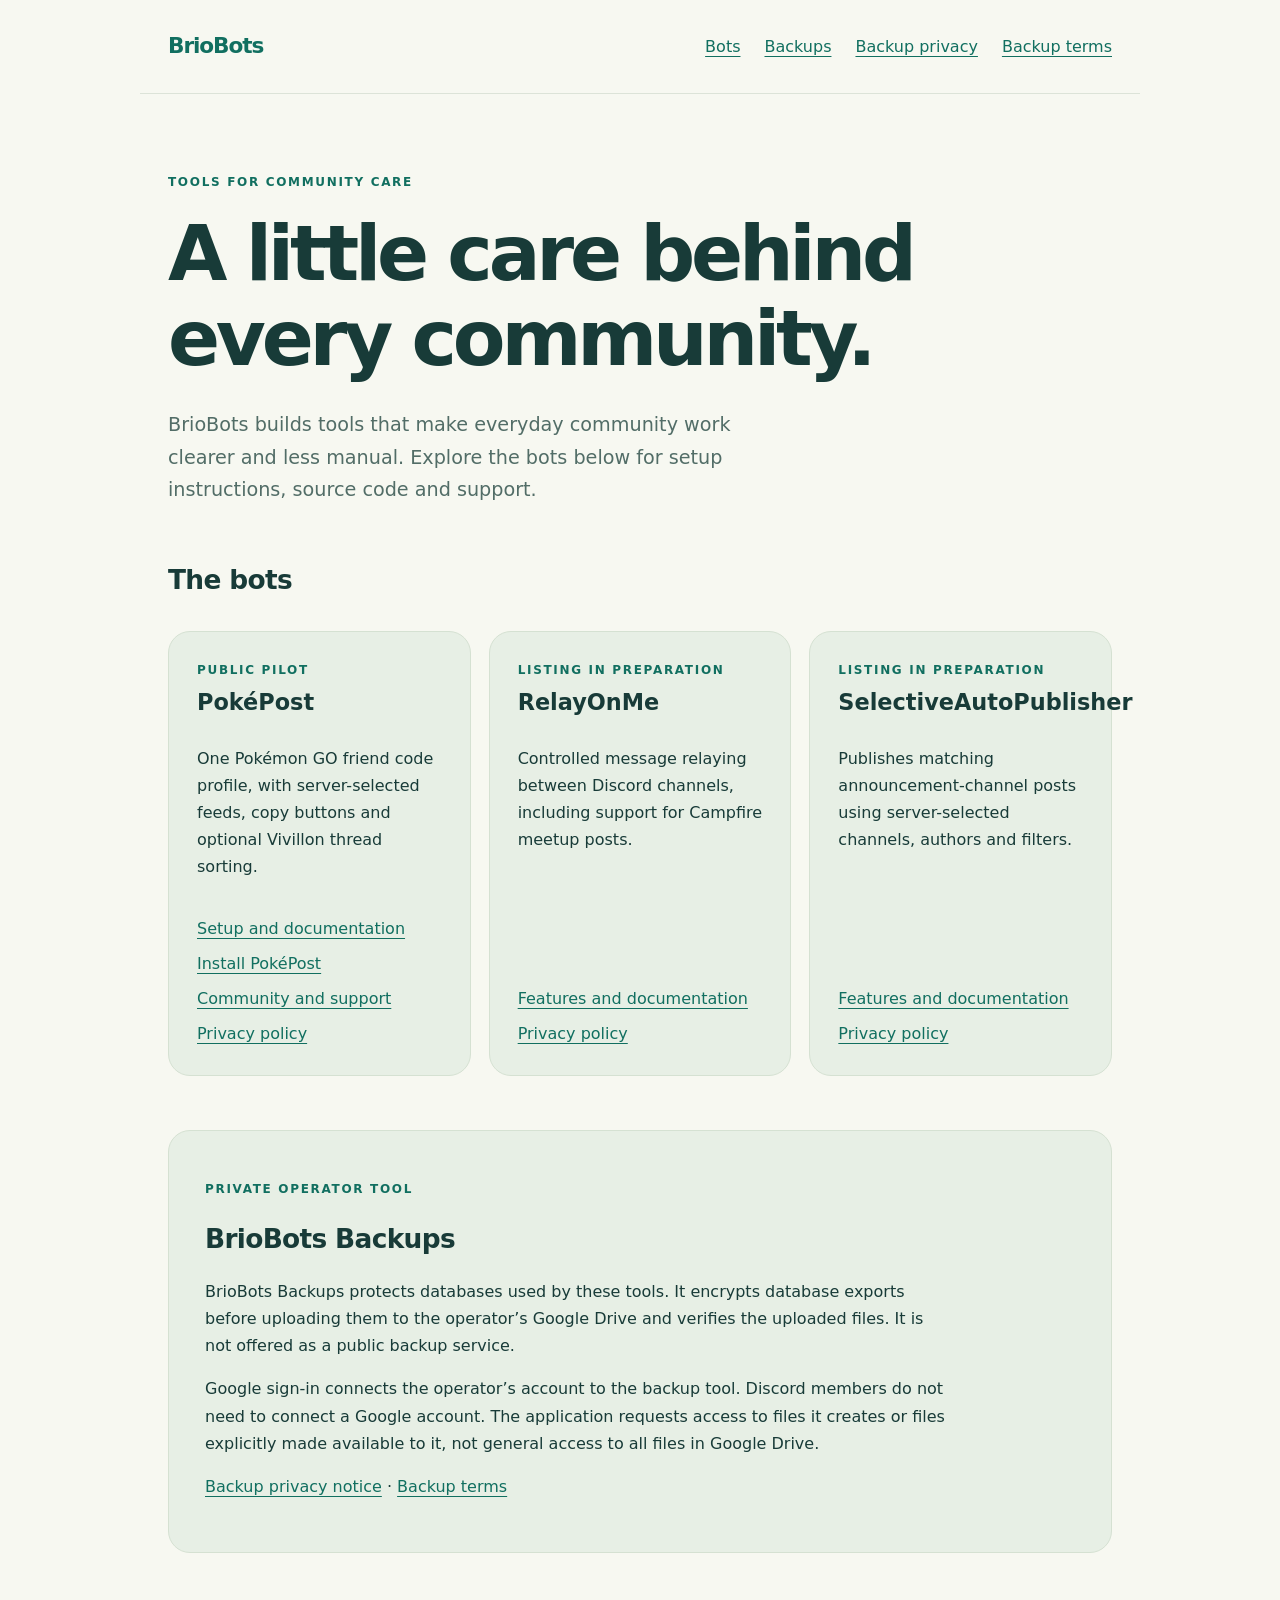
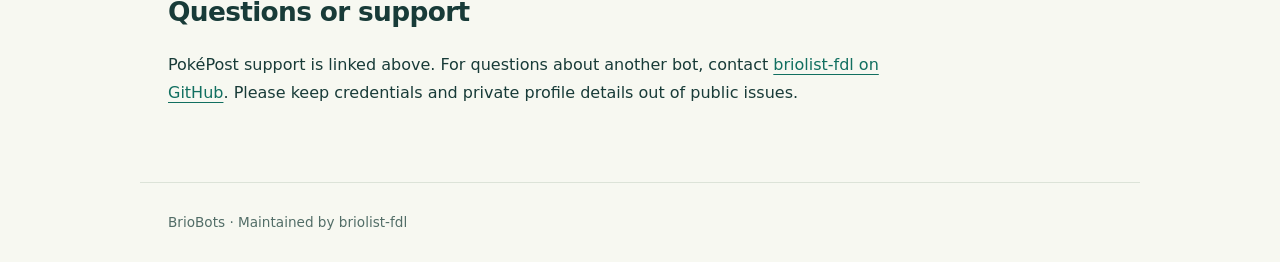
<file: index.html>
<!doctype html>
<html lang="en">
<head>
<meta charset="utf-8">
<meta name="viewport" content="width=device-width, initial-scale=1">
<meta name="description" content="BrioBots builds practical Discord tools for friend code profiles, message relaying and selective publishing.">
<title>BrioBots · Discord tools for communities</title>
<link rel="stylesheet" href="style.css?v=2">
</head>
<body>
<header><a class="brand" href="./">BrioBots</a><nav aria-label="Main navigation"><a href="#bots">Bots</a><a href="#backups">Backups</a><a href="privacy.html">Backup privacy</a><a href="terms.html">Backup terms</a></nav></header>
<main>
<p class="eyebrow">TOOLS FOR COMMUNITY CARE</p>
<h1>A little care behind<br>every community.</h1>
<p class="intro">BrioBots builds tools that make everyday community work clearer and less manual. Explore the bots below for setup instructions, source code and support.</p>
<section id="bots" aria-labelledby="bots-title">
<h2 id="bots-title">The bots</h2>
<div class="bot-grid">
<article class="card bot-card"><p class="eyebrow">PUBLIC PILOT</p><h3>PokéPost</h3><p>One Pokémon GO friend code profile, with server-selected feeds, copy buttons and optional Vivillon thread sorting.</p><div class="card-links"><a href="https://github.com/briolist-fdl/PokePost#readme">Setup and documentation</a><a href="https://discord.com/oauth2/authorize?client_id=1494609975031369828&amp;scope=bot%20applications.commands&amp;permissions=292058115072&amp;integration_type=0">Install PokéPost</a><a href="https://discord.gg/FzXq7fjRhR">Community and support</a><a href="https://github.com/briolist-fdl/PokePost/blob/main/PRIVACY.md">Privacy policy</a></div></article>
<article class="card bot-card"><p class="eyebrow">LISTING IN PREPARATION</p><h3>RelayOnMe</h3><p>Controlled message relaying between Discord channels, including support for Campfire meetup posts.</p><div class="card-links"><a href="https://github.com/briolist-fdl/RelayOnMe#readme">Features and documentation</a><a href="https://github.com/briolist-fdl/RelayOnMe/blob/main/PRIVACY.md">Privacy policy</a></div></article>
<article class="card bot-card"><p class="eyebrow">LISTING IN PREPARATION</p><h3>SelectiveAutoPublisher</h3><p>Publishes matching announcement-channel posts using server-selected channels, authors and filters.</p><div class="card-links"><a href="https://github.com/briolist-fdl/Selective-Auto-Publisher#readme">Features and documentation</a><a href="https://github.com/briolist-fdl/Selective-Auto-Publisher/blob/main/PRIVACY.md">Privacy policy</a></div></article>
</div>
</section>
<section id="backups" class="card backup-card" aria-labelledby="backup-title">
<p class="eyebrow">PRIVATE OPERATOR TOOL</p>
<h2 id="backup-title">BrioBots Backups</h2>
<p>BrioBots Backups protects databases used by these tools. It encrypts database exports before uploading them to the operator’s Google Drive and verifies the uploaded files. It is not offered as a public backup service.</p>
<p>Google sign-in connects the operator’s account to the backup tool. Discord members do not need to connect a Google account. The application requests access to files it creates or files explicitly made available to it, not general access to all files in Google Drive.</p>
<p><a href="privacy.html">Backup privacy notice</a> · <a href="terms.html">Backup terms</a></p>
</section>
<section class="contact"><h2>Questions or support</h2><p>PokéPost support is linked above. For questions about another bot, contact <a href="https://github.com/briolist-fdl">briolist-fdl on GitHub</a>. Please keep credentials and private profile details out of public issues.</p></section>
</main>
<footer>BrioBots · Maintained by briolist-fdl</footer>
</body></html>
</file>
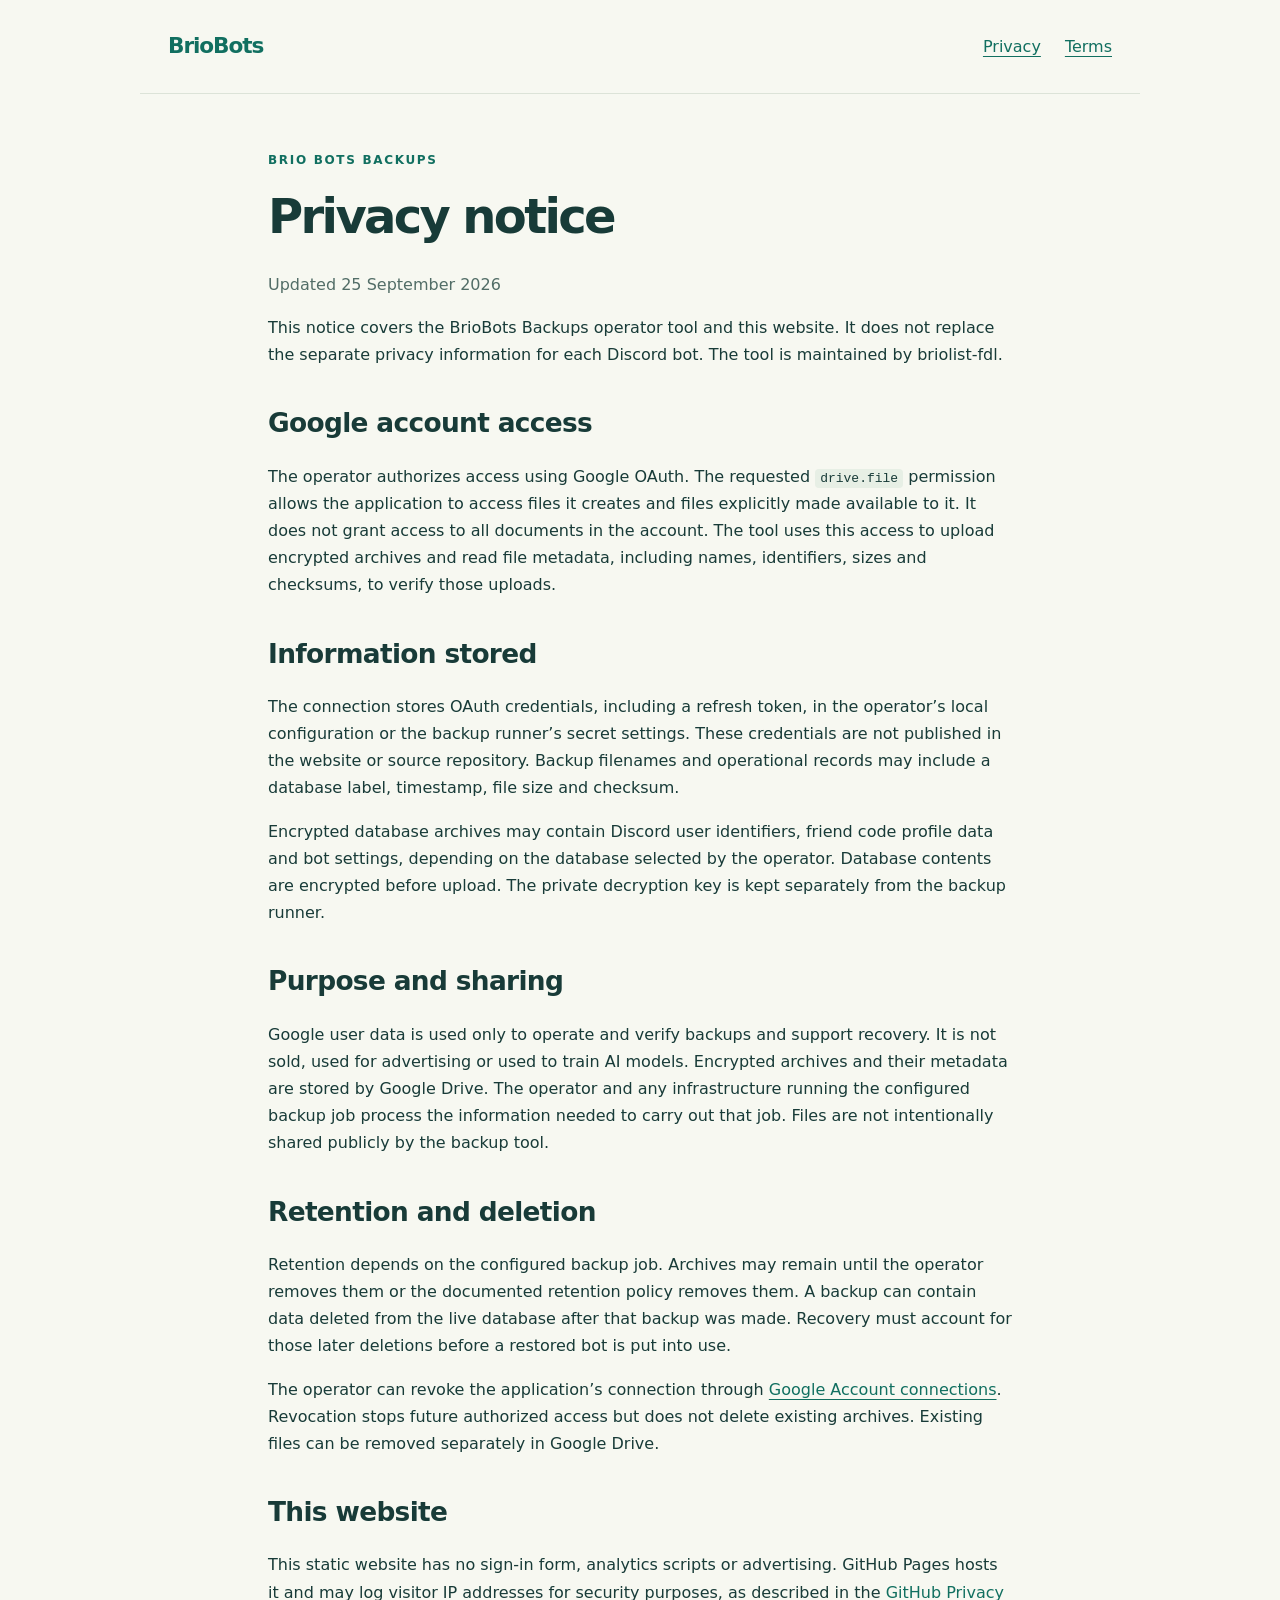
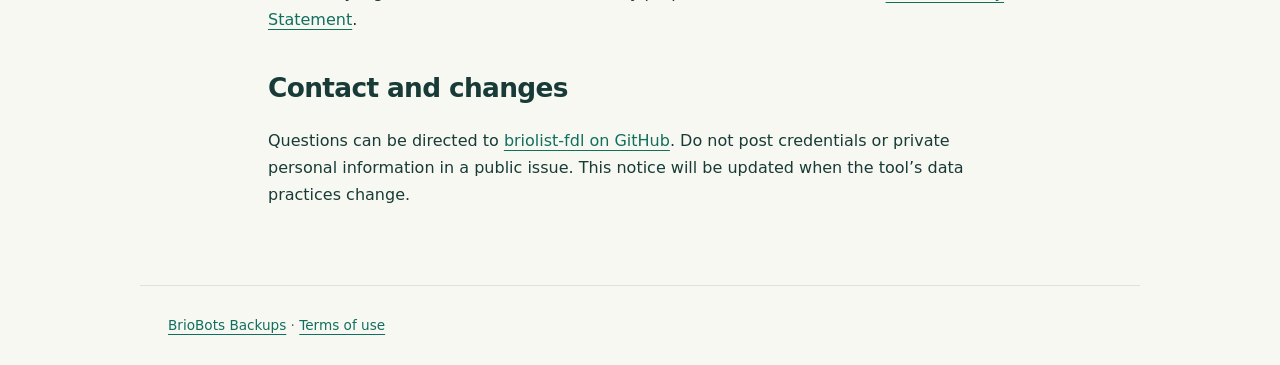
<file: privacy.html>
<!doctype html>
<html lang="en"><head><meta charset="utf-8"><meta name="viewport" content="width=device-width, initial-scale=1"><title>Privacy · BrioBots Backups</title><link rel="stylesheet" href="style.css"></head>
<body><header><a class="brand" href="./">BrioBots</a><nav aria-label="Main navigation"><a href="privacy.html" aria-current="page">Privacy</a><a href="terms.html">Terms</a></nav></header>
<main class="document"><p class="eyebrow">BRIO BOTS BACKUPS</p><h1>Privacy notice</h1><p class="muted">Updated 25 September 2026</p>
<p>This notice covers the BrioBots Backups operator tool and this website. It does not replace the separate privacy information for each Discord bot. The tool is maintained by briolist-fdl.</p>
<h2>Google account access</h2><p>The operator authorizes access using Google OAuth. The requested <code>drive.file</code> permission allows the application to access files it creates and files explicitly made available to it. It does not grant access to all documents in the account. The tool uses this access to upload encrypted archives and read file metadata, including names, identifiers, sizes and checksums, to verify those uploads.</p>
<h2>Information stored</h2><p>The connection stores OAuth credentials, including a refresh token, in the operator’s local configuration or the backup runner’s secret settings. These credentials are not published in the website or source repository. Backup filenames and operational records may include a database label, timestamp, file size and checksum.</p><p>Encrypted database archives may contain Discord user identifiers, friend code profile data and bot settings, depending on the database selected by the operator. Database contents are encrypted before upload. The private decryption key is kept separately from the backup runner.</p>
<h2>Purpose and sharing</h2><p>Google user data is used only to operate and verify backups and support recovery. It is not sold, used for advertising or used to train AI models. Encrypted archives and their metadata are stored by Google Drive. The operator and any infrastructure running the configured backup job process the information needed to carry out that job. Files are not intentionally shared publicly by the backup tool.</p>
<h2>Retention and deletion</h2><p>Retention depends on the configured backup job. Archives may remain until the operator removes them or the documented retention policy removes them. A backup can contain data deleted from the live database after that backup was made. Recovery must account for those later deletions before a restored bot is put into use.</p><p>The operator can revoke the application’s connection through <a href="https://myaccount.google.com/connections">Google Account connections</a>. Revocation stops future authorized access but does not delete existing archives. Existing files can be removed separately in Google Drive.</p>
<h2>This website</h2><p>This static website has no sign-in form, analytics scripts or advertising. GitHub Pages hosts it and may log visitor IP addresses for security purposes, as described in the <a href="https://docs.github.com/en/site-policy/privacy-policies/github-general-privacy-statement">GitHub Privacy Statement</a>.</p>
<h2>Contact and changes</h2><p>Questions can be directed to <a href="https://github.com/briolist-fdl">briolist-fdl on GitHub</a>. Do not post credentials or private personal information in a public issue. This notice will be updated when the tool’s data practices change.</p>
</main><footer><a href="./">BrioBots Backups</a> · <a href="terms.html">Terms of use</a></footer></body></html>
</file>
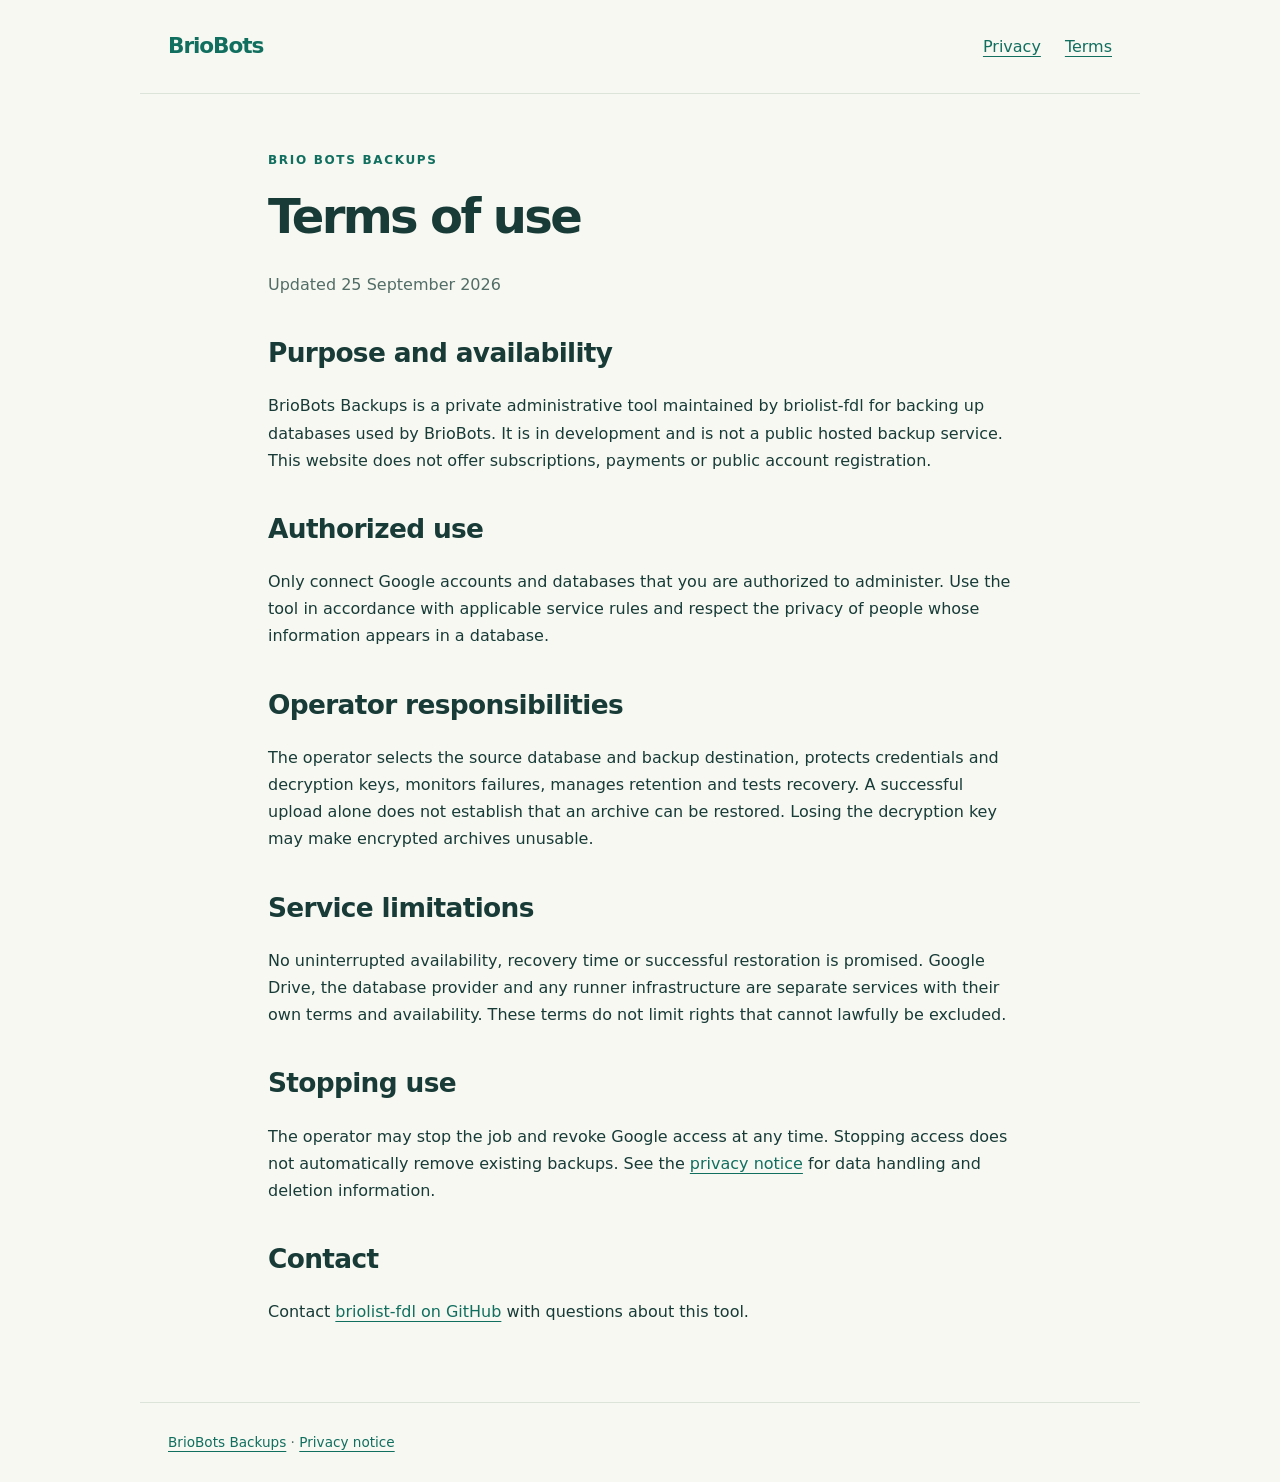
<file: terms.html>
<!doctype html>
<html lang="en"><head><meta charset="utf-8"><meta name="viewport" content="width=device-width, initial-scale=1"><title>Terms · BrioBots Backups</title><link rel="stylesheet" href="style.css"></head>
<body><header><a class="brand" href="./">BrioBots</a><nav aria-label="Main navigation"><a href="privacy.html">Privacy</a><a href="terms.html" aria-current="page">Terms</a></nav></header>
<main class="document"><p class="eyebrow">BRIO BOTS BACKUPS</p><h1>Terms of use</h1><p class="muted">Updated 25 September 2026</p>
<h2>Purpose and availability</h2><p>BrioBots Backups is a private administrative tool maintained by briolist-fdl for backing up databases used by BrioBots. It is in development and is not a public hosted backup service. This website does not offer subscriptions, payments or public account registration.</p>
<h2>Authorized use</h2><p>Only connect Google accounts and databases that you are authorized to administer. Use the tool in accordance with applicable service rules and respect the privacy of people whose information appears in a database.</p>
<h2>Operator responsibilities</h2><p>The operator selects the source database and backup destination, protects credentials and decryption keys, monitors failures, manages retention and tests recovery. A successful upload alone does not establish that an archive can be restored. Losing the decryption key may make encrypted archives unusable.</p>
<h2>Service limitations</h2><p>No uninterrupted availability, recovery time or successful restoration is promised. Google Drive, the database provider and any runner infrastructure are separate services with their own terms and availability. These terms do not limit rights that cannot lawfully be excluded.</p>
<h2>Stopping use</h2><p>The operator may stop the job and revoke Google access at any time. Stopping access does not automatically remove existing backups. See the <a href="privacy.html">privacy notice</a> for data handling and deletion information.</p>
<h2>Contact</h2><p>Contact <a href="https://github.com/briolist-fdl">briolist-fdl on GitHub</a> with questions about this tool.</p>
</main><footer><a href="./">BrioBots Backups</a> · <a href="privacy.html">Privacy notice</a></footer></body></html>
</file>
<file: style.css>
:root{color-scheme:light;--ink:#183b38;--muted:#526d67;--paper:#f7f8f1;--accent:#116f60}*{box-sizing:border-box}body{margin:0;background:var(--paper);color:var(--ink);font-family:system-ui,-apple-system,BlinkMacSystemFont,"Segoe UI",sans-serif;line-height:1.7}header,main,footer{max-width:1000px;margin:auto;padding:28px}header{display:flex;justify-content:space-between;align-items:center;border-bottom:1px solid #dce3d8}.brand{font-size:1.35rem;font-weight:800;text-decoration:none;letter-spacing:-.05em}nav{display:flex;gap:24px}a{color:var(--accent);text-underline-offset:4px}a:hover{text-decoration-thickness:2px}a:focus-visible{outline:3px solid #ddad32;outline-offset:5px}main{padding-top:66px;padding-bottom:60px}h1{font-size:clamp(2.4rem,6vw,4.8rem);line-height:1.1;letter-spacing:-.055em;font-weight:750;margin:20px 0 28px}h2{font-size:1.65rem;line-height:1.3;letter-spacing:-.025em}h3{font-size:1.1rem;margin-top:30px}.eyebrow{font-size:.75rem;font-weight:750;letter-spacing:.14em;color:var(--accent)}.intro{font-size:1.2rem;max-width:630px;color:var(--muted)}.card{background:#e7efe5;border:1px solid #d5e1d2;border-radius:22px;padding:36px;margin-top:48px}.card p{max-width:740px}.contact{margin-top:42px;max-width:750px}footer{font-size:.85rem;border-top:1px solid #dce3d8;color:var(--muted)}.document{max-width:800px;padding-top:44px}.document h1{font-size:3rem}.document h2{margin-top:38px}.muted{color:var(--muted)}code{background:#e7efe5;padding:2px 5px;border-radius:4px}@media(max-width:520px){header,main,footer{padding-left:22px;padding-right:22px}main{padding-top:40px}.card{padding:24px}nav{gap:16px}.document h1{font-size:2.5rem}}
:root{scroll-behavior:smooth}
#bots{margin-top:56px}
.bot-grid{display:grid;grid-template-columns:repeat(auto-fit,minmax(250px,1fr));gap:18px}
.bot-card{margin-top:12px;display:flex;flex-direction:column;padding:28px}
.bot-card h3{font-size:1.4rem;margin:2px 0 8px}
.bot-card .eyebrow{margin:0}
.card-links{display:flex;flex-direction:column;gap:8px;margin-top:auto;padding-top:18px}
.backup-card{margin-top:54px}
nav{flex-wrap:wrap}
@media(max-width:520px){nav{gap:12px;font-size:.9rem}}
</file>
